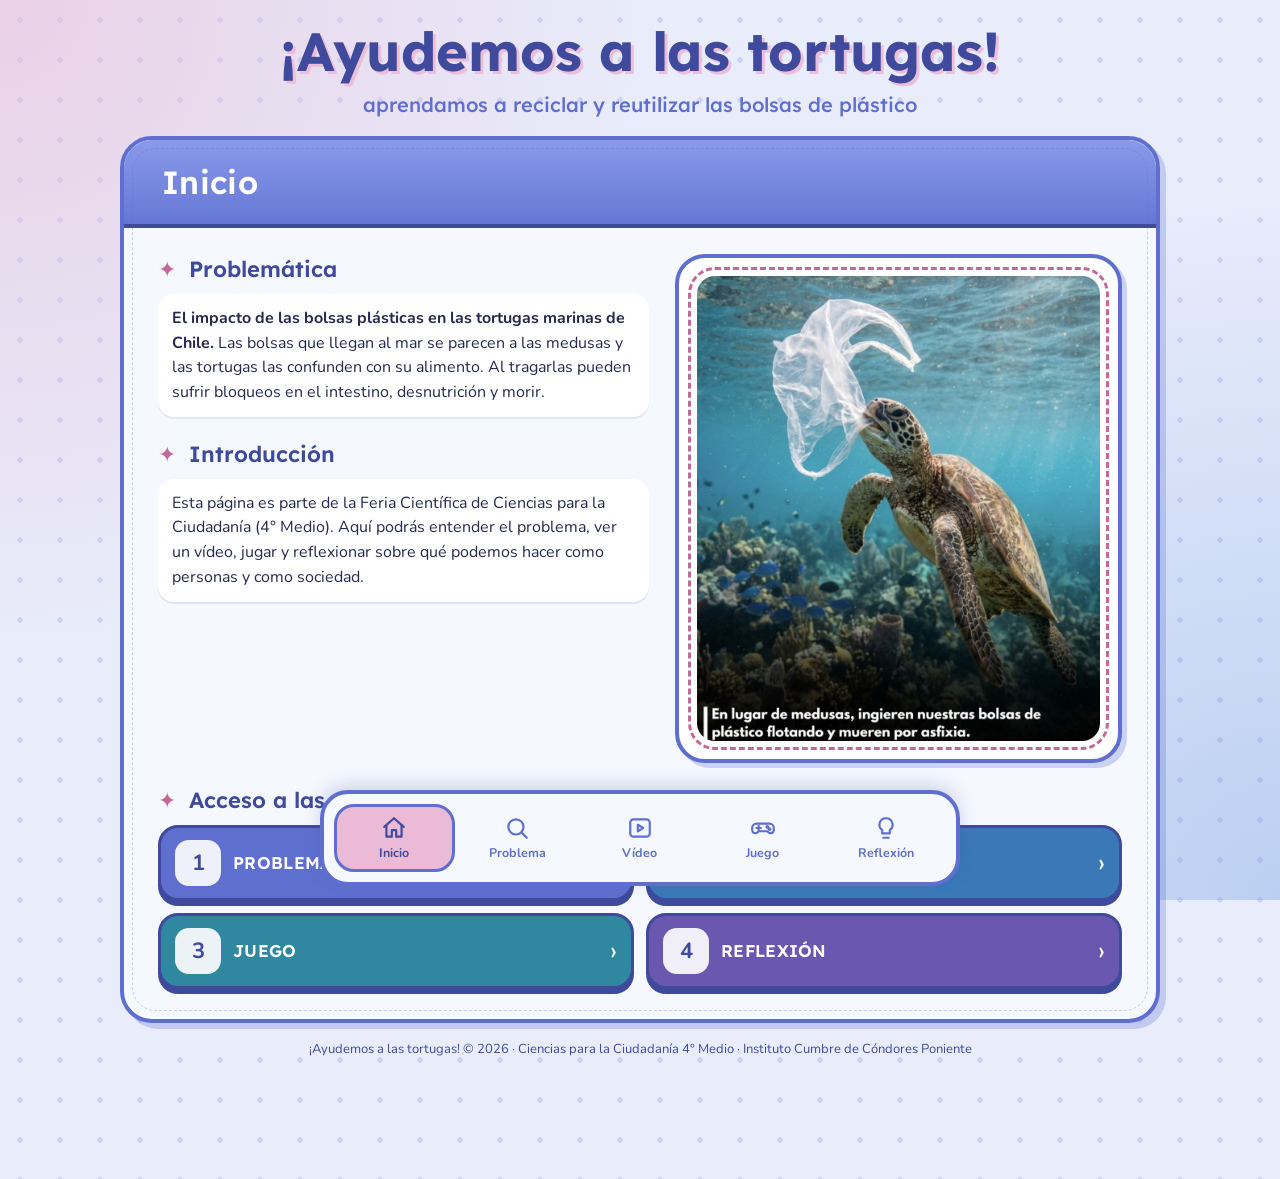
<file: index.html>
<!DOCTYPE html>
<html lang="es">
<head>
<meta charset="utf-8">
<meta name="viewport" content="width=device-width,initial-scale=1,viewport-fit=cover">
<title>¡Ayudemos a las tortugas! | Reciclar y reutilizar bolsas de plástico</title>
<meta name="description" content="Proyecto de Ciencias para la Ciudadanía sobre el impacto de las bolsas plásticas en las tortugas marinas de Chile.">
<link rel="preconnect" href="https://fonts.googleapis.com">
<link rel="preconnect" href="https://fonts.gstatic.com" crossorigin>
<link href="https://fonts.googleapis.com/css2?family=Lexend:wght@500;600;700&family=Nunito:wght@400;600;800&display=swap" rel="stylesheet">
<link rel="stylesheet" href="estilos.css">
</head>
<body>
<header class="top">
  <h1><span>¡Ayudemos a las tortugas!</span><small>aprendamos a reciclar y reutilizar las bolsas de plástico</small></h1>
</header>

<div class="card">
  <div class="band"><h2 id="band">Inicio</h2></div>

  <main>
    <section id="inicio" class="panel on" role="tabpanel">
      <div class="grid">
        <div>
          <h3 class="h"><i>✦</i> Problemática</h3>
          <p class="note"><b>El impacto de las bolsas plásticas en las tortugas marinas de Chile.</b> Las bolsas que llegan al mar se parecen a las medusas y las tortugas las confunden con su alimento. Al tragarlas pueden sufrir bloqueos en el intestino, desnutrición y morir.</p>
          <h3 class="h"><i>✦</i> Introducción</h3>
          <p class="note">Esta página es parte de la Feria Científica de Ciencias para la Ciudadanía (4° Medio). Aquí podrás entender el problema, ver un vídeo, jugar y reflexionar sobre qué podemos hacer como personas y como sociedad.</p>
        </div>
        <figure class="photo"><img src="img/tortuga-bolsa.jpg" alt="Tortuga marina a punto de comer una bolsa de plástico que flota en el agua"></figure>
      </div>
      <h3 class="h"><i>✦</i> Acceso a las secciones</h3>
      <div class="cards4">
        <button class="go g1" data-go="problema"><b class="ic">1</b><span><strong>Problema</strong></span><em>›</em></button>
        <button class="go g2" data-go="video"><b class="ic">2</b><span><strong>Vídeo</strong></span><em>›</em></button>
        <button class="go g3" data-go="juego"><b class="ic">3</b><span><strong>Juego</strong></span><em>›</em></button>
        <button class="go g4" data-go="reflexion"><b class="ic">4</b><span><strong>Reflexión</strong></span><em>›</em></button>
      </div>
    </section>

    <section id="problema" class="panel" role="tabpanel">
      <h3 class="h"><i>✦</i> Conociendo el problema</h3>
      <div class="qa">
        <div><b>¿Qué es?</b><p>Las bolsas plásticas son residuos de un solo uso hechos con plástico derivado del petróleo. Las autoridades estiman que una bolsa puede tardar hasta 400 años en degradarse y, en el mar, se rompe en pedazos cada vez más pequeños (microplásticos). Para una tortuga, una bolsa que flota se parece a una medusa, y al tragarla puede bloquearle el intestino.</p></div>
        <div class="causes"><b>¿Por qué ocurre?</b>
          <ul>
            <li><em>Humanas:</em> uso y descarte masivo de bolsas desechables (antes de la ley, unas 200 por persona al año en Chile) y mala disposición de los residuos.</li>
            <li><em>Económicas:</em> eran baratas y de fácil acceso en el comercio.</li>
            <li><em>Sociales:</em> hábitos de consumo y poco conocimiento sobre cómo reutilizar y reciclar.</li>
            <li><em>Industriales:</em> producción masiva de plásticos de un solo uso y de envases difíciles de reciclar.</li>
            <li><em>Naturales:</em> el viento, los ríos y las corrientes marinas arrastran y acumulan los residuos. No los crean, pero los llevan al mar.</li>
          </ul>
        </div>
        <div><b>¿Dónde ocurre?</b><p>En el océano Pacífico y en la costa chilena. En Chile se registran cinco especies de tortugas marinas: laúd, verde, cabezona, olivácea y, en Rapa Nui, carey. No anidan en nuestras playas, pero la Corriente de Humboldt les ofrece alimento, y llegan sobre todo ejemplares juveniles y subadultos.</p></div>
        <div><b>¿A quiénes o qué afecta?</b><p>A las tortugas marinas, que están protegidas y son muy vulnerables, y a otros animales marinos. También a los ecosistemas, donde las tortugas ayudan a controlar medusas y a mantener los pastos marinos, y a las personas que dependen de un mar sano.</p></div>
      </div>

      <h3 class="h"><i>✦</i> La evidencia</h3>
      <div class="info">
        <p><b>Se estima que alrededor del 52 % de las tortugas marinas del mundo ha ingerido plástico u otros residuos.</b></p>
        <figure class="infografia"><a href="img/infografia-tortugas.jpg" target="_blank" rel="noopener"><img src="img/infografia-tortugas.jpg" alt="Infografía sobre el plástico y las tortugas marinas: 50 % de probabilidad de morir con 14 piezas de plástico, alrededor del 52 % de las tortugas ha ingerido residuos, las más jóvenes son las más afectadas, cómo el plástico daña a una tortuga y cifras de Chile"></a><figcaption>Infografía elaborada para este proyecto con datos de las fuentes citadas. Toca la imagen para verla más grande.</figcaption></figure>
        <ul>
          <li>Las tortugas jóvenes, en su etapa oceánica, son las de mayor riesgo, y la tortuga olivácea es la especie más expuesta.</li>
          <li>De los residuos que ingieren las tortugas, el plástico es el más común.</li>
          <li>En Chile se documentó el caso de una tortuga verde adulta hallada en Constitución y rehabilitada en Parque Safari Chile por haber ingerido plástico.</li>
          <li>Antes de la Ley 21.100 se usaban unos 3.400 millones de bolsas plásticas al año en Chile, unas 200 por persona. Según una estimación del Ministerio del Medio Ambiente, en los dos primeros años de la ley se evitó el consumo de unos 5.000 millones.</li>
          <li>En La Puntilla (Arica) se estimó una agregación de 514 tortugas verdes, pero la comunidad local percibe que los avistamientos han disminuido.</li>
        </ul>
      </div>
      <div class="info range-box">
        <p><b>Dónde se han registrado tortugas marinas en Chile</b></p>
        <div class="range">
          <div class="rbar" aria-hidden="true"></div>
          <ul>
            <li><b>Arica y Tarapacá (18° S)</b><span>Primeros registros. Aquí son más frecuentes, en aguas de 18,3 a 23,8 °C.</span></li>
            <li><b>Centro de Chile</b><span>Presentes como áreas de alimentación y tránsito.</span></li>
            <li><b>Magallanes (53° S)</b><span>Límite sur de los registros. Suelen ser ejemplares en mal estado.</span></li>
          </ul>
        </div>
      </div>

      <h3 class="h"><i>✦</i> ¿Por qué debería importarnos?</h3>
      <div class="duo">
        <div class="box b1"><b>Ambientales y de biodiversidad</b><ul><li>Una bolsa tragada puede bloquear el intestino y causar la muerte.</li><li>Las tortugas pueden sentirse llenas y morir de hambre.</li><li>Seis de las siete especies de tortugas marinas del mundo están en la Lista Roja de la UICN.</li><li>Sin tortugas se altera el equilibrio de medusas y pastos marinos.</li></ul></div>
        <div class="box b2"><b>Sociales</b><ul><li>Más residuos en playas y costas.</li><li>Las comunidades costeras pierden espacios limpios y especies de su entorno.</li></ul></div>
        <div class="box b3"><b>Económicas</b><ul><li>Posibles efectos en el turismo y en la pesca.</li><li>Limpiar costas y rescatar y rehabilitar fauna marina tiene costos.</li></ul></div>
        <div class="box b4"><b>Sanitarias</b><ul><li>Los microplásticos podrían entrar a la cadena alimentaria.</li><li>Sus efectos en la salud humana todavía se siguen estudiando.</li></ul></div>
      </div>
      <button class="go g2 inline" data-go="video"><b class="ic">2</b><span><strong>Siguiente: el vídeo</strong></span><em>›</em></button>
    </section>

    <section id="video" class="panel" role="tabpanel">
      <h3 class="h"><i>✦</i> Vídeo de concientización</h3>
      <div class="media">
        <video controls playsinline preload="metadata" poster="img/poster-video.jpg"><source src="media/video-concientizacion.mp4" type="video/mp4"></video>
        <div class="ph"><b>🎬</b><p>Aquí irá el vídeo de 2 a 3 minutos.<br><small>Guárdalo como <code>media/video-concientizacion.mp4</code></small></p></div>
      </div>
      <div class="chips"><span>¿Qué está ocurriendo?</span><span>¿Por qué debería importarnos?</span><span>¿Qué podría ocurrir si el problema continúa?</span></div>
      <button class="go g3 inline" data-go="juego"><b class="ic">3</b><span><strong>¡Ahora a jugar!</strong></span><em>›</em></button>
    </section>

    <section id="juego" class="panel" role="tabpanel">
      <h3 class="h"><i>✦</i> Guía a la tortuga</h3>
      <p class="note">Lleva su comida natural hacia ella y clasifica la basura en el contenedor correcto antes de que se acabe el tiempo.</p>
      <div class="gamebox" id="gamebox">
        <div class="gbar"><button class="pill" id="back">← Volver</button><span>Guardián del mar</span></div>
        <iframe id="frame" title="Juego: Guardián del mar" allow="autoplay; fullscreen"></iframe>
      </div>
      <div class="row">
        <button class="pill" id="full">⛶ Pantalla completa</button>
        <button class="pill" id="reload">↻ Recargar juego</button>
      </div>
      <button class="go g4 inline" data-go="reflexion"><b class="ic">4</b><span><strong>Ahora reflexiona</strong></span><em>›</em></button>
    </section>

    <section id="reflexion" class="panel" role="tabpanel">
      <h3 class="h"><i>✦</i> ¿Qué se está haciendo actualmente?</h3>
      <div class="qa">
        <div><b>Estado y organismos públicos</b><p>La Ley 21.100 (2018) prohíbe entregar bolsas plásticas de comercio y rige para todo el comercio desde 2020; quien no la cumple recibe multas. El Ministerio del Medio Ambiente debe impulsar educación ambiental, y Sernapesca coordina el rescate de fauna marina.</p></div>
        <div><b>Universidades y centros de rescate</b><p>Centros de rehabilitación de las universidades San Sebastián, Católica del Norte y de Antofagasta, y de Parque Safari Chile, recuperan tortugas rescatadas por Sernapesca.</p></div>
        <div><b>Organizaciones y comunidades</b><p>En Arica, la ONG TortuArica vigila el estado de las tortugas, y desde 2014 La Puntilla de Chinchorro es una zona de protección para ellas.</p></div>
        <div><b>Empresas</b><p>El Pacto Chileno de los Plásticos, liderado desde 2019 por Fundación Chile y el Ministerio del Medio Ambiente, reúne a empresas como Coca-Cola, Nestlé y Unilever, que se comprometieron a eliminar envases problemáticos y a diseñar todos sus envases para que sean reciclables, reutilizables o compostables. LATAM Cargo también ha ayudado a trasladar tortugas rescatadas.</p></div>
      </div>
      <div class="note warn"><b>Lo que aún falta.</b> La ley no regula qué pasa con las bolsas cuando terminan su vida útil, y hay un proyecto para corregirlo en discusión. También se siguen observando bolsas que no cumplen la norma, y los centros de rescate necesitan mejor coordinación con Sernapesca.</div>

      <h3 class="h"><i>✦</i> ¿Qué podemos hacer?</h3>
      <div class="trio">
        <div class="box b3"><b>Personas</b><ul><li>Usar bolsas reutilizables.</li><li>Reutilizar las bolsas que ya tenemos.</li><li>Separar y reciclar los residuos.</li></ul></div>
        <div class="box b4"><b>Comunidad y escuela</b><ul><li>Hacer campañas y limpiezas de playa.</li><li>Instalar puntos de reciclaje.</li><li>Conversar y compartir lo aprendido.</li></ul></div>
        <div class="box b5"><b>Empresas y Estado</b><ul><li>Fiscalizar que la ley se cumpla.</li><li>Regular otros plásticos de un solo uso y el fin de vida de las bolsas.</li><li>Responsabilidad de quienes producen los envases.</li></ul></div>
      </div>
      <p class="note warn">Las acciones individuales ayudan, pero no bastan: este problema también tiene dimensiones políticas, económicas, industriales e institucionales.</p>
      <p class="ask">¿Hasta qué punto nuestras decisiones individuales contribuyen a este problema y dónde comienza la responsabilidad de las empresas, las instituciones y el Estado?</p>

      <h3 class="h"><i>✦</i> Fuentes y referencias</h3>
      <h4 class="srch">Leyes y organismos oficiales</h4>
      <ul class="src">
        <li><b>Ley 21.100</b>, que prohíbe la entrega de bolsas plásticas de comercio en todo el territorio nacional (2018). Biblioteca del Congreso Nacional de Chile. <a href="https://www.bcn.cl/leychile/navegar?idNorma=1121380" target="_blank" rel="noopener">bcn.cl</a></li>
        <li>Ministerio del Medio Ambiente (2024). <i>Oficio N° 242592 sobre la aplicación de la Ley 21.100</i>. <a href="https://economiacircular.mma.gob.cl/wp-content/uploads/2024/06/Oficio-242592-2024.pdf" target="_blank" rel="noopener">mma.gob.cl</a></li>
        <li>Subsecretaría de Pesca y Acuicultura (2025). <i>Informe Técnico (R. PESQ.) N° 147: Renovación de veda extractiva de mamíferos marinos, tortugas marinas y pingüinos</i>. Valparaíso. <a href="https://www.subpesca.cl/portal/618/articles-129465_documento.pdf" target="_blank" rel="noopener">subpesca.cl</a></li>
        <li>Servicio Nacional de Pesca y Acuicultura (Sernapesca): registro de varamientos y rescate de fauna marina. <a href="https://www.sernapesca.cl" target="_blank" rel="noopener">sernapesca.cl</a></li>
      </ul>
      <h4 class="srch">Investigación científica y organismos internacionales</h4>
      <ul class="src">
        <li>Schuyler, Q., Hardesty, B. D., Wilcox, C. y Townsend, K. (2014). Global analysis of anthropogenic debris ingestion by sea turtles. <i>Conservation Biology, 28</i>(1), 129-139. <a href="https://pmc.ncbi.nlm.nih.gov/articles/PMC4204513" target="_blank" rel="noopener">pmc.ncbi.nlm.nih.gov</a></li>
        <li>Wilcox, C., Puckridge, M., Schuyler, Q. A., Townsend, K. y Hardesty, B. D. (2018). A quantitative analysis linking sea turtle mortality and plastic debris ingestion. <i>Scientific Reports, 8</i>, 12536. <a href="https://pmc.ncbi.nlm.nih.gov/articles/PMC6137038" target="_blank" rel="noopener">pmc.ncbi.nlm.nih.gov</a></li>
        <li>Schuyler, Q. A. y colaboradores (2016). Risk analysis reveals global hotspots for marine debris ingestion by sea turtles. <i>Global Change Biology, 22</i>(2), 567-576. <a href="https://pubmed.ncbi.nlm.nih.gov/26365568/" target="_blank" rel="noopener">pubmed.ncbi.nlm.nih.gov</a></li>
        <li><i>Rehabilitación de un ejemplar de Tortuga verde del Pacífico (Chelonia mydas) por ingesta de plástico y posterior trauma en vida silvestre</i>. Parque Safari Chile y Universidad de O’Higgins. <a href="https://cerac.unlpam.edu.ar/index.php/veterinaria/article/download/7685/8474/33026" target="_blank" rel="noopener">cerac.unlpam.edu.ar</a></li>
        <li>Effectiveness of Marine Wildlife Rescue and Rehabilitation Centers in Chile in relation to strandings of sea turtles, penguins, sea lions, and sea otters (2022). <i>Revista de Biología Marina y Oceanografía, 57</i>(3). <a href="https://rhv.uv.cl/index.php/rbmo/article/view/4062" target="_blank" rel="noopener">rhv.uv.cl</a></li>
        <li>Programa de las Naciones Unidas para el Medio Ambiente (PNUMA/UNEP). <i>Fatal attraction: Turtles and plastic</i>. <a href="https://www.unep.org/news-and-stories/story/fatal-attraction-turtles-and-plastic" target="_blank" rel="noopener">unep.org</a></li>
      </ul>
      <h4 class="srch">Organizaciones, prensa y otros</h4>
      <ul class="src">
        <li>Fundación Chile (2019). <i>The Ministry of the Environment announces concrete commitment from various companies to reduce the impact of plastics</i>. <a href="https://fch.cl/news/the-ministry-of-the-environment-announces-concrete-commitment-from-various-companies-to-reduce-the-impact-of-plastics" target="_blank" rel="noopener">fch.cl</a></li>
        <li>CNN en Español (2020). Empieza la prohibición total de bolsas plásticas en Chile. <a href="https://cnnespanol.cnn.com/2020/08/03/empieza-prohibicion-total-de-bolsas-plasticas-en-chile" target="_blank" rel="noopener">cnnespanol.cnn.com</a></li>
        <li>Radio Agricultura (2020). Desde el próximo lunes: Pymes, almacenes y ferias libres tampoco podrán dar bolsas plásticas. <a href="https://www.radioagricultura.cl/noticias/nacional/desde-el-proximo-lunes-pymes-almacenes-y-ferias-libres-tampoco-podran-dar-bolsas-plasticas_20200727/" target="_blank" rel="noopener">radioagricultura.cl</a></li>
        <li>Radio Agricultura (2022). Tortuga verde será trasladada a Antofagasta para continuar con su recuperación. <a href="https://www.radioagricultura.cl/noticias/nacional/tortuga-verde-sera-trasladada-a-antofagasta-para-continuar-con-su-recuperacion_20220401/" target="_blank" rel="noopener">radioagricultura.cl</a></li>
        <li>Emol (2017). Preocupante hallazgo de tortugas decapitadas en zona protegida de Arica. <a href="https://www.emol.com/noticias/Nacional/2017/09/05/874040/Preocupante-hallazgo-de-tortugas-decapitadas-en-zona-protegida-de-Arica.html" target="_blank" rel="noopener">emol.com</a></li>
        <li>El Mostrador (2025). Ley «Chao Bolsas Plásticas» cumple 7 años. <a href="https://www.elmostrador.cl/agenda-pais/agenda-sustentable/2025/08/03/ley-chao-bolsas-plasticas-cumple-7-anos/" target="_blank" rel="noopener">elmostrador.cl</a></li>
        <li>Pauta (2025). Día Internacional sin Bolsas Plásticas: alertan que aún se observa su uso en Chile. <a href="https://www.pauta.cl/sostenibilidad/2025/07/03/dia-internacional-sin-bolsas-plasticas-alertan-que-aun-se-observa-su-uso-en-chile.html" target="_blank" rel="noopener">pauta.cl</a></li>
        <li>Fotografía de portada: <img class="thumb" src="img/fuente-pauta.jpg" alt="Captura del artículo de Radio Pauta con la fotografía de portada"></li>
      </ul>
    </section>
  </main>
</div>

<footer>¡Ayudemos a las tortugas! © 2026 · Ciencias para la Ciudadanía 4° Medio · Instituto Cumbre de Cóndores Poniente</footer>

<nav class="dock" role="tablist" aria-label="Secciones de la página">
  <button class="d" role="tab" data-tab="inicio" aria-selected="true"><svg viewBox="0 0 24 24" aria-hidden="true"><path d="M3 11l9-8 9 8"/><path d="M5 10v10h5v-6h4v6h5V10"/></svg><span>Inicio</span></button>
  <button class="d" role="tab" data-tab="problema" aria-selected="false"><svg viewBox="0 0 24 24" aria-hidden="true"><circle cx="11" cy="11" r="7"/><path d="M16.5 16.5L21 21"/></svg><span>Problema</span></button>
  <button class="d" role="tab" data-tab="video" aria-selected="false"><svg viewBox="0 0 24 24" aria-hidden="true"><rect x="3" y="4" width="18" height="16" rx="3"/><path d="M10 9l5 3-5 3z"/></svg><span>Vídeo</span></button>
  <button class="d" role="tab" data-tab="juego" aria-selected="false"><svg viewBox="0 0 24 24" aria-hidden="true"><path d="M6 8h12a4 4 0 014 4v2a3 3 0 01-5 2l-1-1H8l-1 1a3 3 0 01-5-2v-2a4 4 0 014-4z"/><path d="M8 10v4M6 12h4"/><circle cx="16" cy="11" r=".8"/><circle cx="18" cy="13" r=".8"/></svg><span>Juego</span></button>
  <button class="d" role="tab" data-tab="reflexion" aria-selected="false"><svg viewBox="0 0 24 24" aria-hidden="true"><path d="M12 3a6 6 0 00-3.5 10.9V17h7v-3.1A6 6 0 0012 3z"/><path d="M9.5 21h5"/></svg><span>Reflexión</span></button>
</nav>
<script src="app.js"></script>
</body>
</html>
</file>
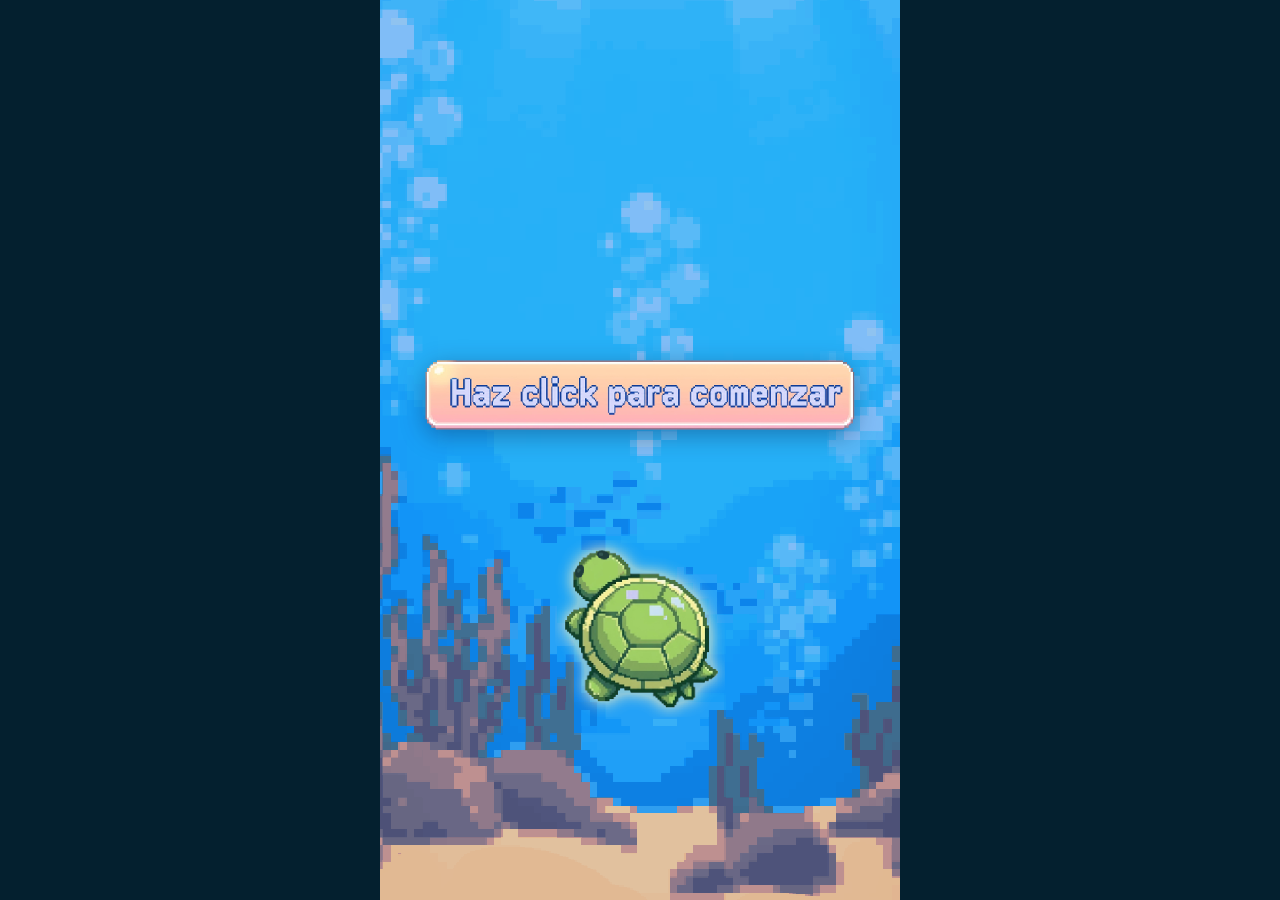
<file: juego/index.html>
<!DOCTYPE html>
<html lang="es">
<head>
<meta charset="utf-8">
<meta name="viewport" content="width=device-width,initial-scale=1,maximum-scale=1,user-scalable=no,viewport-fit=cover">
<title>Salva a la tortuga</title>
<link rel="stylesheet" href="style.css">
</head>
<body>
<div id="game">
  <div id="hud"><div><img data-k="clock" class="ic"> <span id="time">60</span>s &nbsp; ⭐ <span id="pts">0/20</span></div><button id="rs" aria-label="Reiniciar partida"><img data-k="restart"></button><div id="life"><div id="lifebar"></div></div></div>
  <div id="area"><div id="toast"></div><div id="spd"></div><img id="turtle" alt="Tortuga"></div>
  <div id="bins">
    <button class="bin" data-b="pla">Plástico</button>
    <button class="bin" data-b="vid">Vidrio</button>
    <button class="bin" data-b="pap">Papel y cartón</button>
    <button class="bin" data-b="reu" aria-label="Reutilizar"><img data-k="reu"></button>
  </div>
  <div id="ov"></div>
  <div id="splash"><img id="stu" data-k="sturtle" alt=""><img id="sbtn" data-k="sbtn" alt="Haz click para comenzar"></div>
</div>
<script src="script.js"></script>
</body>
</html>
</file>
<file: estilos.css>
:root {
  --bg: #e8ecfb;
  --paper: #f6f8ff;
  --ink: #26294f;
  --purple: #5f6fd0;
  --purple-d: #3f4a9c;
  --lilac: #e1e6fb;
  --pink: #ebbad6;
  --pink-d: #c4689a;
  --blue: #3b78b8;
  --teal: #2f87a0;
  --violet: #6a58b0;
  --head: 'Lexend', 'Nunito', system-ui, sans-serif;
}
* { box-sizing: border-box; margin: 0; }
html { scroll-padding-top: 12px; }
body {
  font-family: 'Nunito', ui-rounded, system-ui, sans-serif;
  color: var(--ink);
  background-color: var(--bg);
  background-image:
    radial-gradient(circle at 0 0, rgba(235, 186, 214, .55), transparent 42%),
    radial-gradient(circle at 100% 100%, rgba(80, 140, 220, .3), transparent 45%),
    radial-gradient(rgba(95, 111, 208, .2) 2.5px, transparent 3px);
  background-size: auto, auto, 40px 40px;
  background-attachment: fixed, fixed, scroll;
  line-height: 1.55;
  padding: 0 14px calc(120px + env(safe-area-inset-bottom, 0px));
}
body.full { overflow: hidden; }
.top { text-align: center; padding: calc(22px + env(safe-area-inset-top, 0px)) 4px 18px; }
.top h1 span {
  display: block;
  font: 700 clamp(28px, 8vw, 54px)/1.1 var(--head);
  color: var(--purple-d);
  text-shadow: 3px 3px 0 rgba(235, 186, 214, .9);
}
.top h1 small { display: block; margin-top: 10px; font: 500 clamp(14px, 3.8vw, 20px)/1.35 var(--head); color: var(--purple); }
.card { position: relative; max-width: 1040px; margin: 0 auto; background: var(--paper); border: 4px solid var(--purple); border-radius: 32px; box-shadow: 6px 6px 0 rgba(95, 111, 208, .28); overflow: hidden; }
.card::after { content: ''; position: absolute; inset: 8px; border: 1.5px dashed rgba(95, 111, 208, .3); border-radius: 24px; pointer-events: none; }
.band { background: linear-gradient(#8a99e8, #6577d6); border-bottom: 4px solid var(--purple-d); padding: 24px 28px; }
.band h2 { font: 600 clamp(24px, 6vw, 32px)/1 var(--head); color: #fff; letter-spacing: .3px; }
main { padding: 22px 22px 26px; }
.panel { display: none; }
.panel.on { display: block; animation: pop .35s ease; }
@keyframes pop { from { opacity: 0; transform: translateY(8px); } to { opacity: 1; transform: none; } }
.grid { display: grid; gap: 16px; }
.h { font: 600 clamp(18px, 4.6vw, 22px)/1.25 var(--head); margin: 24px 0 10px; color: var(--purple-d); }
.panel > .h:first-child, .grid .h:first-child { margin-top: 2px; }
.h i { font-style: normal; color: var(--pink-d); margin-right: 6px; }
.note { background: #fff; border-radius: 16px; padding: 12px 14px; box-shadow: 0 2px 0 rgba(95, 111, 208, .14); margin-top: 10px; }
.grid .note { margin-top: 0; }
.note.warn { background: #fff3f9; border: 2px dashed var(--pink-d); }
.photo { border: 4px solid var(--purple); border-radius: 30px; background: #fff; padding: 18px; box-shadow: 5px 5px 0 rgba(95, 111, 208, .28); order: -1; }
.photo img { display: block; width: 100%; height: auto; border-radius: 18px; outline: 3px dashed var(--pink-d); outline-offset: 6px; }
.cards4 { display: grid; gap: 12px; }
.go { display: flex; align-items: center; gap: 12px; width: 100%; min-height: 72px; text-align: left; border: 3px solid var(--purple-d); border-radius: 20px; padding: 12px 14px; font-family: inherit; color: #fff; cursor: pointer; box-shadow: 0 5px 0 var(--purple-d); transition: transform .12s; }
.go:active { transform: translateY(4px); box-shadow: 0 1px 0 var(--purple-d); }
.go .ic { flex: none; display: grid; place-items: center; width: 46px; height: 46px; border-radius: 14px; background: rgba(255, 255, 255, .9); color: var(--purple-d); font-size: 22px; }
.go span { flex: 1; display: flex; flex-direction: column; }
.go strong { font: 600 17px var(--head); text-transform: uppercase; letter-spacing: .3px; }
.go small { font-size: 14px; }
.go em { font-style: normal; font-size: 28px; }
.g1 { background: var(--purple); }
.g2 { background: var(--blue); }
.g3 { background: var(--teal); }
.g4 { background: var(--violet); }
.go.inline { margin-top: 16px; }
.media { background: #fff; border: 3px solid var(--purple); border-radius: 20px; padding: 10px; }
.media video { display: block; width: 100%; border-radius: 12px; background: #000; }
.media .ph { display: none; align-items: center; gap: 12px; padding: 18px 12px; color: var(--purple-d); }
.media .ph b { font-size: 34px; }
.media.missing .ph { display: flex; }
.media.missing video { display: none; }
code { background: var(--lilac); border-radius: 6px; padding: 1px 6px; font-size: 13px; }
.chips { display: flex; flex-wrap: wrap; gap: 8px; margin: 12px 0; }
.chips span { font: 700 14px 'Nunito', system-ui, sans-serif; background: var(--lilac); color: var(--purple-d); border: 2px solid var(--purple); border-radius: 999px; padding: 6px 12px; }
.gamebox { max-width: 440px; margin: 12px auto 14px; border: 4px solid var(--purple); border-radius: 26px; overflow: hidden; background: #0b3a5c; box-shadow: 5px 5px 0 rgba(95, 111, 208, .28); }
.gamebox iframe { display: block; width: 100%; height: min(78vh, 720px); min-height: 520px; border: 0; }
.gbar { display: none; }
.gamebox.full { position: fixed; inset: 0; z-index: 100; max-width: none; margin: 0; border: 0; border-radius: 0; box-shadow: none; display: flex; flex-direction: column; height: 100vh; height: 100dvh; background: #04202f; }
.gamebox.full .gbar { display: flex; align-items: center; gap: 12px; padding: 8px 12px; padding-top: calc(8px + env(safe-area-inset-top, 0px)); background: var(--paper); border-bottom: 3px solid var(--purple); font: 600 16px var(--head); color: var(--purple-d); }
.gamebox.full iframe { flex: 1; height: auto; min-height: 0; }
body.full .dock { display: none; }
.row { display: flex; flex-wrap: wrap; gap: 10px; justify-content: center; }
.pill { font: 600 14px var(--head); background: var(--lilac); color: var(--purple-d); text-decoration: none; border: 3px solid var(--purple); border-radius: 999px; padding: 8px 18px; cursor: pointer; box-shadow: 0 4px 0 var(--purple); }
.pill:active { transform: translateY(3px); box-shadow: none; }
.qa, .duo, .trio { display: grid; gap: 10px; }
.qa > div { background: #fff; border-radius: 18px; padding: 12px 14px; border-left: 6px solid var(--purple); }
.causes ul { list-style: none; padding: 0; margin-top: 6px; }
.causes li { margin: 6px 0; }
.causes em { font-style: normal; font-weight: 800; color: var(--purple-d); }
.srch { font: 600 15px var(--head); color: var(--purple-d); margin: 16px 0 4px; }
.qa b, .box b { font: 600 16px var(--head); color: var(--purple-d); }
.info { background: #fff; border-radius: 18px; padding: 14px; margin-top: 10px; }
.info ul, .box ul, .src { padding-left: 20px; margin-top: 6px; }
.info li, .box li, .src li { margin: 5px 0; }
.infografia { margin: 12px 0 4px; }
.infografia a { display: block; }
.infografia img { display: block; width: 100%; max-width: 520px; height: auto; margin: 0 auto; border-radius: 14px; border: 2px solid var(--purple); }
.infografia figcaption { font-size: 13px; color: #5d6290; margin-top: 8px; text-align: center; }
.tiny { font-size: 13px; color: #5d6290; }
.range { display: flex; gap: 14px; margin-top: 10px; }
.rbar { flex: none; width: 16px; border-radius: 10px; min-height: 190px; background: linear-gradient(#2f87a0, #6aa8c4 55%, #cfd6ea); border: 2px solid var(--purple); }
.range ul { list-style: none; padding: 0; margin: 0; display: flex; flex-direction: column; justify-content: space-between; }
.range li { margin: 0; }
.range b { display: block; font: 600 15px var(--head); color: var(--purple-d); }
.range span { font-size: 14px; }
.box { border-radius: 20px; padding: 12px 14px; border: 2.5px dashed rgba(63, 74, 156, .35); }
.b1 { background: #dcf1ee; }
.b2 { background: #dce9fa; }
.b3 { background: #fbe4ef; }
.b4 { background: #fdf3d3; }
.b5 { background: #e4e5fb; }
.ask { margin-top: 12px; font: 500 clamp(16px, 4.4vw, 19px)/1.4 var(--head); text-align: center; color: #fff; background: var(--purple); border-radius: 20px; padding: 16px; box-shadow: 0 4px 0 var(--purple-d); }
.src li { word-break: break-word; }
.src a { color: var(--purple-d); font-weight: 800; }
.thumb { display: block; width: min(100%, 300px); height: auto; border-radius: 12px; margin: 8px 0; border: 2px solid var(--purple); }
footer { max-width: 1040px; margin: 16px auto 0; text-align: center; font-size: 13px; color: var(--purple-d); }
.dock { position: fixed; left: 0; right: 0; bottom: 0; z-index: 20; display: grid; grid-template-columns: repeat(5, 1fr); gap: 2px; max-width: 640px; margin: 0 auto; padding: 10px 10px calc(10px + env(safe-area-inset-bottom, 0px)); background: var(--paper); border: 4px solid var(--purple); border-bottom: 0; border-radius: 28px 28px 0 0; box-shadow: 0 -6px 18px rgba(63, 74, 156, .2); }
.d { display: flex; flex-direction: column; align-items: center; gap: 3px; padding: 8px 0; border: 3px solid transparent; border-radius: 20px; background: none; color: var(--purple); font: 700 12.5px 'Nunito', system-ui, sans-serif; cursor: pointer; transition: transform .12s; }
.d svg { width: 26px; height: 26px; fill: none; stroke: currentColor; stroke-width: 2; stroke-linecap: round; stroke-linejoin: round; }
.d:active { transform: scale(.94); }
.d[aria-selected=true] { background: var(--pink); border-color: var(--purple); color: var(--purple-d); }
.d:focus-visible, .go:focus-visible, .pill:focus-visible { outline: 3px solid var(--pink-d); outline-offset: 2px; }
@media (min-width: 720px) {
  body { padding-left: 24px; padding-right: 24px; }
  .dock { bottom: 14px; border-bottom: 4px solid var(--purple); border-radius: 28px; }
  main { padding: 26px 34px 30px; }
  .band { padding: 26px 38px; }
  .grid { grid-template-columns: 1.1fr 1fr; gap: 26px; align-items: start; }
  .photo { order: 0; }
  .cards4 { grid-template-columns: repeat(2, 1fr); }
  .qa, .duo { grid-template-columns: 1fr 1fr; }
  .trio { grid-template-columns: repeat(3, 1fr); }
  .go.inline { max-width: 340px; }
}
@media (prefers-reduced-motion: reduce) {
  .panel.on { animation: none; }
  .d, .go, .pill { transition: none; }
}
</file>
<file: juego/style.css>
* {
  box-sizing:border-box;
  margin:0;
}

html,body {
  height:100%;
}

body {
  touch-action:none;
  overscroll-behavior:none;
  -webkit-touch-callout:none;
  font-family:system-ui,-apple-system,Segoe UI,Roboto,sans-serif;
  background:#04202f;
  display:flex;
  justify-content:center;
  color:#fff;
  overflow:hidden;
  -webkit-user-select:none;
  user-select:none;
}

#game {
  position:relative;
  width:100%;
  max-width:520px;
  height:100%;
  display:flex;
  flex-direction:column;
  background:#2bb0d8 center/cover no-repeat;
  image-rendering:pixelated;
}

#hud {
  display:flex;
  justify-content:space-between;
  align-items:center;
  gap:10px;
  padding:10px 12px;
  padding-top:calc(10px + env(safe-area-inset-top,0px));
  background:rgba(0,0,0,.3);
  font-weight:700;
  font-size:15px;
}

#rs {
  background:none;
  border:0;
  padding:0;
  cursor:pointer;
}

#rs img {
  height:34px;
  display:block;
  image-rendering:pixelated;
}

#life {
  width:100px;
  flex:none;
  height:16px;
  border-radius:9px;
  background:rgba(0,0,0,.45);
  overflow:hidden;
  border:2px solid #fff;
}

#lifebar {
  height:100%;
  width:100%;
  background:#4ade80;
  transition:width .3s,background .3s;
}

#area {
  position:relative;
  flex:1;
  overflow:hidden;
}

.item {
  position:absolute;
  left:0;
  top:0;
  width:68px;
  text-align:center;
  font-size:36px;
  line-height:1.1;
  touch-action:none;
  cursor:grab;
  z-index:3;
  padding:2px;
  border-radius:12px;
}

.item img {
  display:block;
  margin:0 auto 1px;
  max-width:58px;
  max-height:58px;
  width:auto;
  height:auto;
  pointer-events:none;
  image-rendering:pixelated;
}

.item small {
  display:block;
  font-size:11px;
  font-weight:700;
  text-shadow:0 1px 3px #000;
}

.item.sel {
  outline:3px solid #fde047;
  background:rgba(255,255,255,.22);
}

#turtle {
  position:absolute;
  bottom:6px;
  left:50%;
  width:72px;
  transform:translateX(-50%);
  z-index:2;
  image-rendering:pixelated;
}

#toast {
  position:absolute;
  top:8px;
  left:8px;
  right:8px;
  padding:10px 12px;
  border-radius:12px;
  background:rgba(0,0,0,.78);
  font-size:14px;
  line-height:1.35;
  opacity:0;
  transition:opacity .25s;
  pointer-events:none;
  z-index:5;
}

#toast.show {
  opacity:1;
}

#toast.bad {
  background:#b91c1c;
}

#bins {
  display:grid;
  grid-template-columns:1fr 1fr 1fr 1.45fr;
  gap:8px;
  padding:10px 8px;
  padding-bottom:calc(10px + env(safe-area-inset-bottom,0px));
  background:rgba(20,30,70,.28);
}

.bin {
  display:flex;
  flex-direction:column;
  align-items:center;
  justify-content:center;
  gap:2px;
  min-height:78px;
  padding:8px 2px 7px;
  border:4px solid var(--bd);
  border-radius:18px;
  background:linear-gradient(var(--bg2),var(--bg));
  font:800 13px/1.1 system-ui,sans-serif;
  color:#3d3560;
  text-align:center;
  cursor:pointer;
  box-shadow:inset 0 0 0 2px rgba(255,255,255,.55),0 3px 0 var(--bd);
  transition:transform .08s;
}

.bin:active {
  transform:translateY(3px);
  box-shadow:inset 0 0 0 2px rgba(255,255,255,.55),0 0 0 var(--bd);
}

.bin[data-b=pla] {
  --bg:#f9c9d4;
  --bg2:#fde3e9;
  --bd:#f2a5b8;
}

.bin[data-b=vid] {
  --bg:#c4dffa;
  --bg2:#e3f1fd;
  --bd:#9cc8f0;
}

.bin[data-b=pap] {
  --bg:#fbe19a;
  --bg2:#fdf1c9;
  --bd:#f2cc6b;
}

.bin[data-b=reu] {
  align-self:center;
  min-height:0;
  padding:0;
  border:0;
  border-radius:0;
  background:none;
  box-shadow:none;
}

.bin[data-b=reu]:active {
  box-shadow:none;
}

.bin[data-b=reu] img {
  width:100%;
  height:auto;
  display:block;
  image-rendering:pixelated;
}

.bin b {
  display:flex;
  justify-content:center;
  height:34px;
}

.bin b img {
  height:34px;
  width:auto;
  image-rendering:pixelated;
}

.ic {
  height:20px;
  vertical-align:middle;
  image-rendering:pixelated;
}

#ov {
  position:absolute;
  inset:0;
  z-index:10;
  background:rgba(3,25,40,.96);
  overflow:auto;
  padding:20px 18px;
  display:flex;
  flex-direction:column;
  justify-content:center;
  gap:12px;
  font-size:15px;
  line-height:1.45;
}

#ov h1 {
  font-size:26px;
  line-height:1.15;
}

#ov ul {
  padding-left:20px;
}

#ov li {
  margin:4px 0;
}

#ov button {
  align-self:flex-start;
  background:#fde047;
  color:#222;
  border:0;
  border-radius:12px;
  padding:12px 22px;
  font-size:17px;
  font-weight:800;
  cursor:pointer;
}

.dead {
  width:90px;
  display:block;
  transform:rotate(180deg);
  filter:grayscale(1);
  image-rendering:pixelated;
}

.tg {
  width:90px;
  display:block;
  image-rendering:pixelated;
}

#ov.intro {
  background:linear-gradient(#bfe6f1,#d7eff6 60%,#c4e8ee);
  color:#2f4468;
  justify-content:flex-start;
  gap:10px;
  padding:14px 12px calc(14px + env(safe-area-inset-bottom,0px));
  font-size:14px;
  line-height:1.35;
}

#ov.intro h1 {
  font:800 27px/1.1 Georgia,'Times New Roman',serif;
  text-align:center;
  color:#3d4f73;
  letter-spacing:.5px;
  margin:2px 0 0;
}

#ov.intro ul {
  padding:0;
}

.card {
  position:relative;
  border-radius:18px;
  padding:12px 14px;
  background:#dcecf8;
}

.card.g {
  background:#dff3dc;
}

.card.p {
  background:#f9dfe0;
}

.card.y {
  background:#e2f4df;
}

.card h2 {
  font:800 15px system-ui,sans-serif;
  letter-spacing:.6px;
  text-align:center;
  margin-bottom:8px;
  color:#2b3d63;
}

.row {
  display:flex;
  gap:8px;
  justify-content:center;
  flex-wrap:wrap;
  align-items:flex-end;
  margin:6px 0;
}

.tile {
  width:82px;
  border-radius:12px;
  padding:6px 4px 5px;
  text-align:center;
  font:700 12px system-ui,sans-serif;
  color:#2b3d63;
}

.tile img {
  height:44px;
  width:auto;
  max-width:70px;
  display:block;
  margin:0 auto 3px;
  image-rendering:pixelated;
}

.mini {
  width:70px;
  border:3px solid var(--bd);
  border-radius:12px;
  background:var(--bg);
  padding:4px 2px;
  text-align:center;
  font:800 11px/1.1 system-ui,sans-serif;
  color:#3d3560;
}

.mini img {
  height:28px;
  width:auto;
  display:block;
  margin:0 auto 2px;
  image-rendering:pixelated;
}

.trash {
  display:flex;
  gap:6px;
  justify-content:center;
  flex-wrap:wrap;
  align-items:center;
  margin:4px 0 8px;
}

.trash img {
  height:32px;
  width:auto;
  image-rendering:pixelated;
}

.deco {
  position:absolute;
  font-size:20px;
  line-height:1;
}

.lifemini {
  height:14px;
  border:2px solid #fff;
  border-radius:8px;
  background:#fff;
  overflow:hidden;
  margin-bottom:8px;
}

.lifemini i {
  display:block;
  height:100%;
  width:28%;
  background:#e0524f;
}

.lose {
  display:flex;
  align-items:center;
  gap:10px;
  font-size:13px;
}

.lose span.big {
  font-size:34px;
  line-height:1;
}

#ov.intro button#go {
  align-self:center;
  background:#94cfdc;
  color:#33466b;
  font-size:22px;
  padding:12px 56px;
  border-radius:14px;
  box-shadow:0 4px 0 #6fb1c2;
  letter-spacing:1px;
  margin-top:4px;
}

#ov.intro {
  background:radial-gradient(120% 60% at 85% 0%,rgba(94,234,212,.55),transparent 60%),radial-gradient(110% 60% at 0% 100%,rgba(167,139,250,.5),transparent 60%),linear-gradient(165deg,#12306b 0%,#1670b5 48%,#22c1c3 100%);
  color:#fff;
  font-family:system-ui,-apple-system,'Segoe UI',Roboto,sans-serif;
  gap:12px;
}

#ov.intro h1 {
  font:900 28px/1.05 system-ui,-apple-system,'Segoe UI',Roboto,sans-serif;
  letter-spacing:1.5px;
  background:linear-gradient(90deg,#fff,#a5f3fc 60%,#fde68a);
  -webkit-background-clip:text;
  background-clip:text;
  color:transparent;
  filter:drop-shadow(0 2px 8px rgba(0,0,0,.25));
}

#ov.intro .card {
  background:rgba(255,255,255,.14);
  border:1px solid rgba(255,255,255,.3);
  border-radius:22px;
  box-shadow:0 8px 24px rgba(5,20,60,.28),inset 0 1px 0 rgba(255,255,255,.35);
  -webkit-backdrop-filter:blur(14px);
  backdrop-filter:blur(14px);
  animation:up .55s both;
}

#ov.intro .card.g {
  background:linear-gradient(rgba(74,222,128,.22),rgba(255,255,255,.1));
}

#ov.intro .card.p {
  background:linear-gradient(rgba(248,113,113,.26),rgba(255,255,255,.1));
}

#ov.intro .card.y {
  background:linear-gradient(rgba(250,204,21,.22),rgba(255,255,255,.1));
}

#ov.intro .card:nth-child(3) {
  animation-delay:.06s;
}

#ov.intro .card:nth-child(4) {
  animation-delay:.12s;
}

#ov.intro .card:nth-child(5) {
  animation-delay:.18s;
}

#ov.intro .card:nth-child(6) {
  animation-delay:.24s;
}

#ov.intro .card h2 {
  color:#fff;
  font-size:13px;
  letter-spacing:2px;
  opacity:.95;
}

#ov.intro .tile,#ov.intro .mini {
  box-shadow:0 4px 10px rgba(5,20,60,.25);
}

#ov.intro .lifemini {
  background:rgba(255,255,255,.28);
  border:0;
}

#ov.intro .lifemini i {
  background:linear-gradient(90deg,#fb7185,#ef4444);
  border-radius:8px;
}

#ov.intro button#go {
  background:linear-gradient(135deg,#fde68a,#fbbf24 55%,#fb923c);
  color:#2b1b00;
  border-radius:999px;
  padding:14px 64px;
  font-size:20px;
  font-weight:900;
  letter-spacing:2px;
  box-shadow:0 8px 24px rgba(251,146,60,.5),inset 0 1px 0 rgba(255,255,255,.7);
  animation:up .55s .3s both;
}

#ov.intro button#go:active {
  transform:translateY(2px) scale(.98);
}

#ov.intro .ttl {
  width:100%;
  max-width:440px;
  align-self:center;
  display:block;
  image-rendering:pixelated;
  filter:drop-shadow(0 4px 10px rgba(5,20,60,.35));
}

#ov.intro button#go {
  background:none;
  box-shadow:none;
  border-radius:0;
  padding:0;
  margin-top:6px;
}

#ov.intro button#go img {
  height:70px;
  width:auto;
  display:block;
  image-rendering:pixelated;
  filter:drop-shadow(0 6px 12px rgba(5,20,60,.35));
}

#splash {
  position:absolute;
  inset:0;
  z-index:30;
  background:#1a8fd8 center/cover no-repeat;
  image-rendering:pixelated;
  cursor:pointer;
  transition:opacity .45s;
  touch-action:manipulation;
}

#splash.hide {
  opacity:0;
  pointer-events:none;
}

#splash img {
  position:absolute;
  left:50%;
  image-rendering:pixelated;
  pointer-events:none;
}

#sbtn {
  top:40%;
  width:min(88%,430px);
  transform:translateX(-50%);
  animation:pulse 1.6s ease-in-out infinite;
  filter:drop-shadow(0 6px 12px rgba(5,20,60,.35));
}

#stu {
  top:60%;
  width:min(36%,170px);
  transform:translateX(-50%);
  animation:float 3s ease-in-out infinite;
}

@keyframes pulse {
  50% {
    transform:translateX(-50%) scale(1.05);
  }
}

@keyframes float {
  50% {
    transform:translateX(-50%) translateY(-12px);
  }
}

#ov.win {
  background-color:#1a8fd8;
  background-size:cover;
  background-position:center;
  background-repeat:no-repeat;
  justify-content:flex-start;
  gap:10px;
  padding:10px 12px calc(14px + env(safe-area-inset-bottom,0px));
}

#ov.win .wt {
  width:100%;
  max-width:440px;
  align-self:center;
  display:block;
  image-rendering:pixelated;
  filter:drop-shadow(0 4px 10px rgba(5,20,60,.35));
}

#ov.win .wcard {
  background:rgba(10,40,95,.58);
  border:1px solid rgba(255,255,255,.35);
  border-radius:20px;
  padding:12px 14px;
  color:#fff;
  font-size:14px;
  line-height:1.35;
  -webkit-backdrop-filter:blur(8px);
  backdrop-filter:blur(8px);
}

#ov.win .wcard h1 {
  font-size:20px;
  margin-bottom:6px;
}

#ov.win .wcard p {
  margin:6px 0;
}

#ov.win .wstage {
  margin-top:auto;
  display:flex;
  flex-direction:column;
  align-items:center;
  gap:4px;
}

#ov.win #again {
  background:none;
  padding:0;
  border-radius:0;
  box-shadow:none;
  align-self:center;
}

#ov.win #again img {
  width:min(78vw,330px);
  display:block;
  image-rendering:pixelated;
  filter:drop-shadow(0 6px 10px rgba(5,20,60,.35));
}

#ov.win #again:active {
  transform:scale(.97);
}

.wbox {
  display:grid;
  width:100%;
  align-items:end;
  justify-items:center;
}

.wbox>* {
  grid-area:1/1;
}

.wpop {
  width:100%;
  image-rendering:pixelated;
}

.wtur {
  width:34%;
  max-width:140px;
  image-rendering:pixelated;
  animation:bob 3s ease-in-out infinite;
}

@keyframes bob {
  50% {
    transform:translateY(-8px);
  }
}

#ov.lose {
  background-color:#0f4a78;
  background-size:cover;
  background-position:center;
  background-repeat:no-repeat;
  justify-content:flex-start;
  gap:12px;
  padding:12px 12px calc(14px + env(safe-area-inset-bottom,0px));
}

#ov.lose .ltop {
  display:flex;
  gap:10px;
  align-items:flex-start;
}

#ov.lose .ldead {
  width:34%;
  max-width:150px;
  flex:none;
  display:block;
  image-rendering:pixelated;
}

#ov.lose .lt {
  flex:1;
  min-width:0;
  width:100%;
  display:block;
  image-rendering:pixelated;
  filter:drop-shadow(0 4px 8px rgba(0,0,0,.4));
}

#ov.lose .lcard {
  background:rgba(40,8,24,.62);
  border:1px solid rgba(255,255,255,.28);
  border-radius:20px;
  padding:12px 14px;
  color:#fff;
  font-size:14px;
  line-height:1.35;
  -webkit-backdrop-filter:blur(8px);
  backdrop-filter:blur(8px);
}

#ov.lose .lcard p {
  margin:6px 0;
}

#ov.lose .lstage {
  margin-top:auto;
  display:flex;
  justify-content:center;
}

#ov.lose #again {
  background:none;
  padding:0;
  border-radius:0;
  box-shadow:none;
}

#ov.lose #again img {
  width:min(46vw,190px);
  display:block;
  image-rendering:pixelated;
}

#ov.lose #again:active {
  transform:scale(.96);
}

@keyframes up {
  from {
    opacity:0;
    transform:translateY(12px);
  }
  to {
    opacity:1;
    transform:none;
  }
}

@media (prefers-reduced-motion:reduce) {
  #turtle {
    transition:none;
  }
  #ov.intro .card,#ov.intro button#go,#sbtn,#stu,.wtur {
    animation:none;
  }
}

#spd {
  position: absolute;
  top: 8px;
  left: 8px;
  z-index: 4;
  padding: 3px 10px;
  border-radius: 999px;
  color: #fff;
  font: 700 12px system-ui, sans-serif;
  background: rgba(0, 0, 0, .5);
}

#toast {
  top: 40px;
}

#time.low {
  color: #ff6b6b;
  animation: blink .5s infinite alternate;
}

@keyframes blink {
  to { opacity: .45; }
}

.bin {
  min-height: 64px;
  font-size: 15px;
}
</file>
